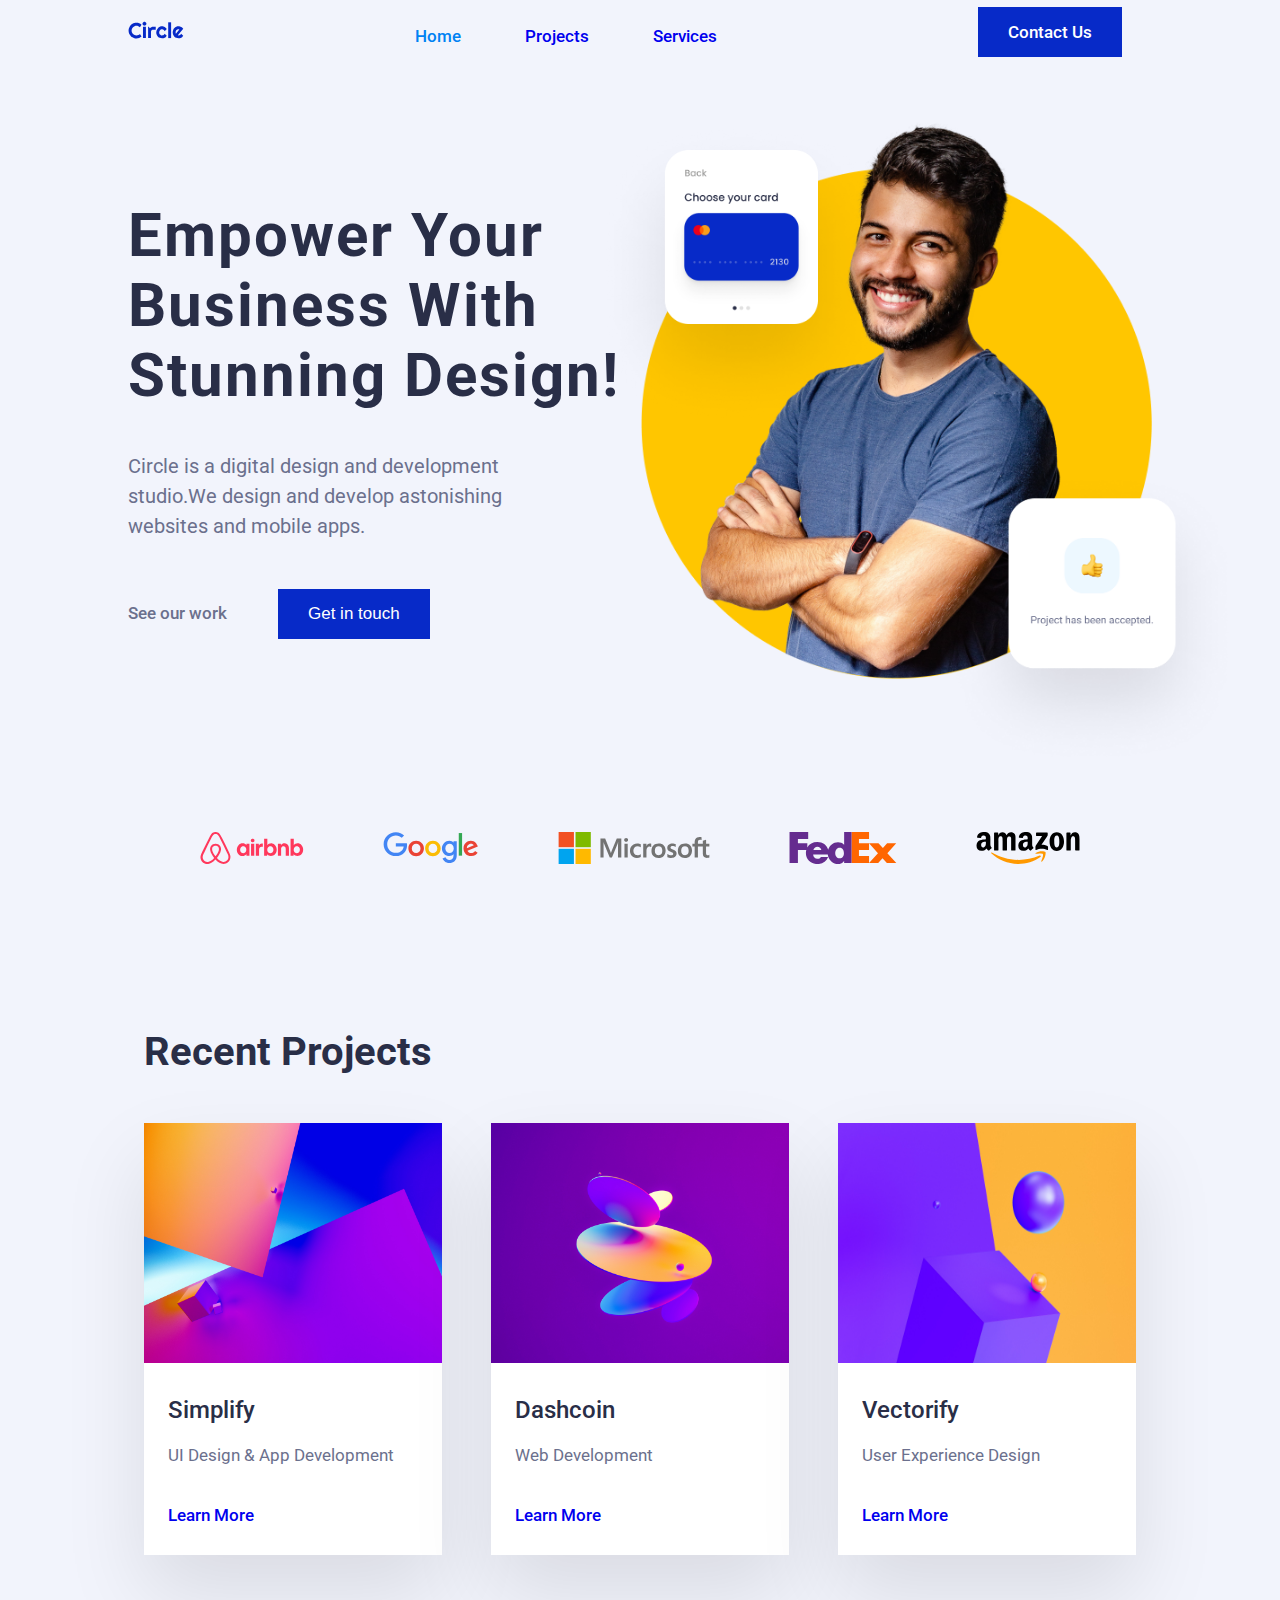
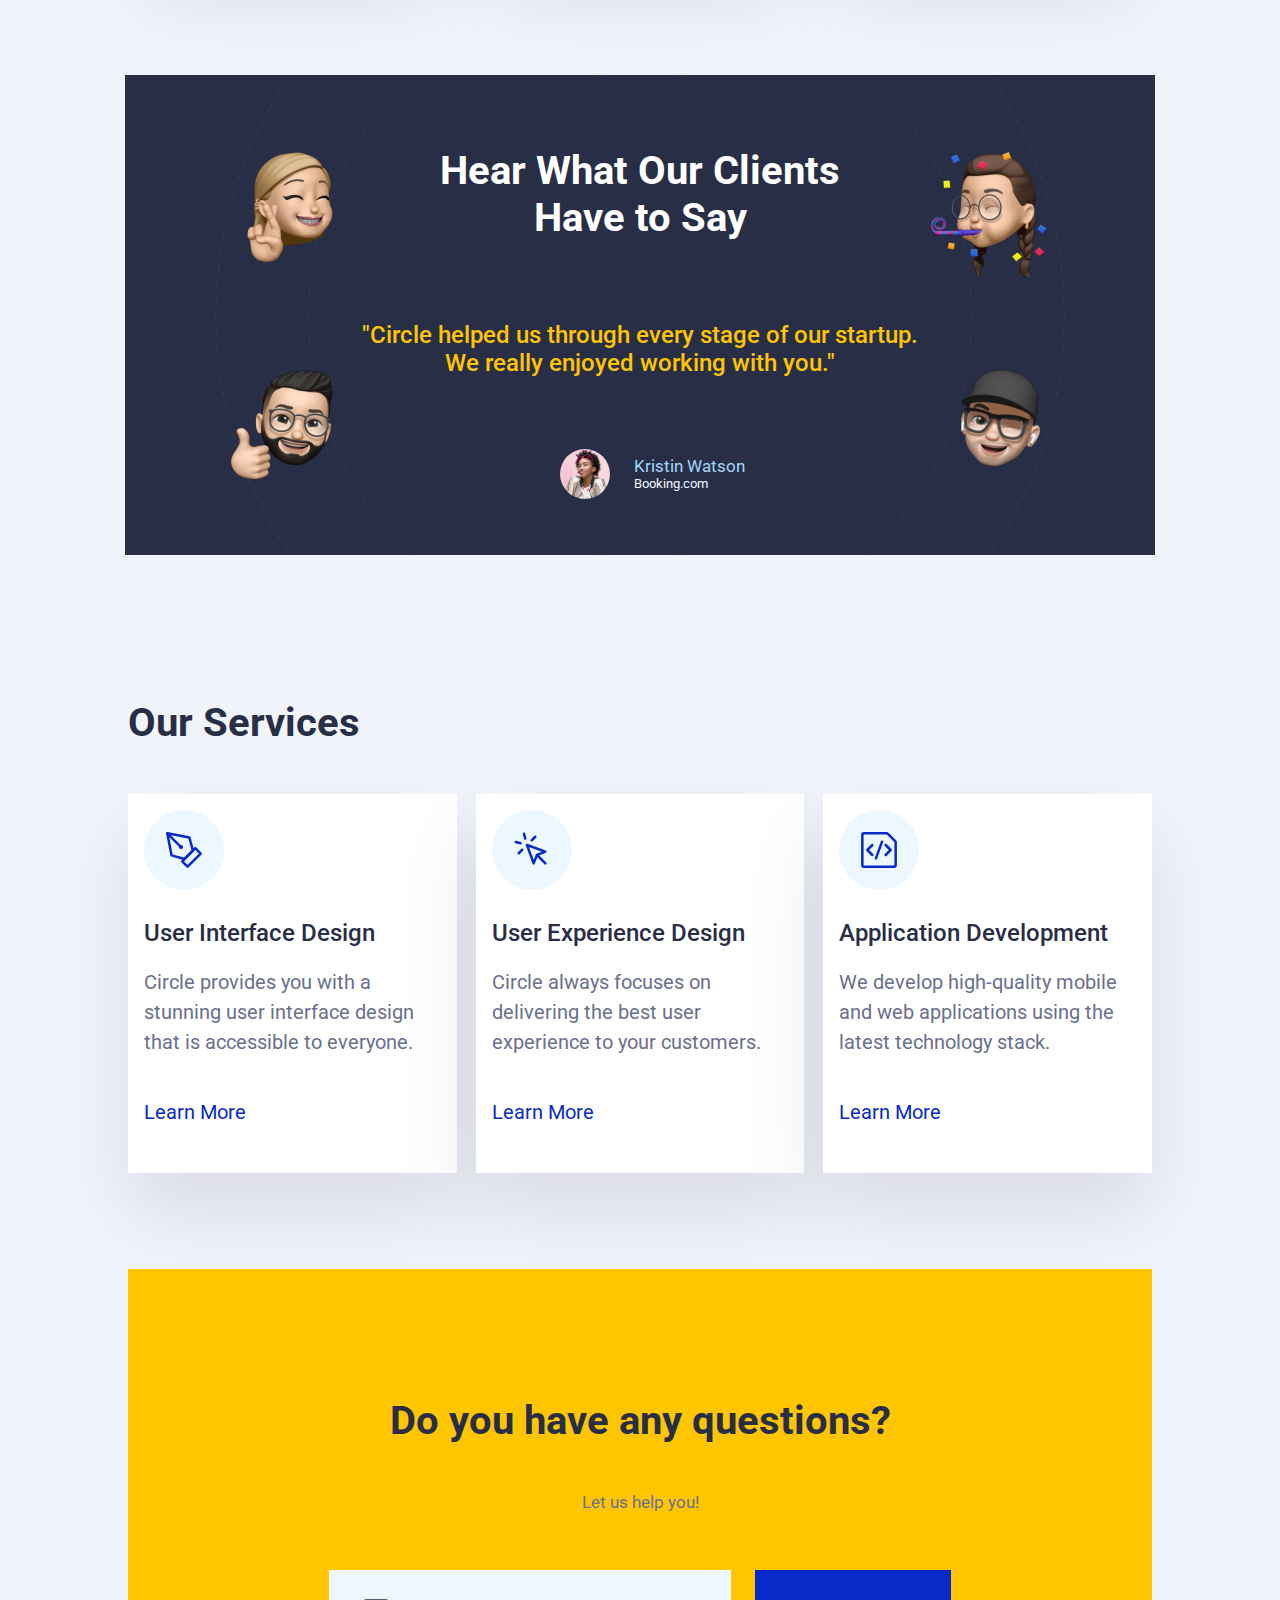
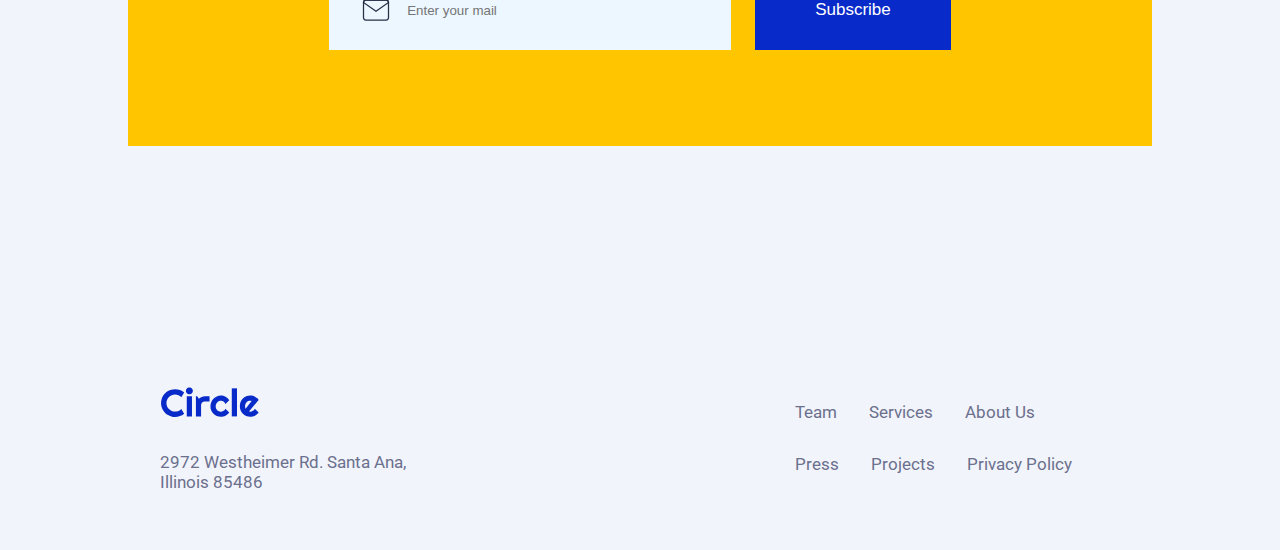
<file: index.html>
<!DOCTYPE html>
<html lang="en">
<head>
    <meta charset="UTF-8">
    <meta http-equiv="X-UA-Compatible" content="IE=edge">
    <meta name="viewport" content="width=device-width, initial-scale=1.0">
    <title>Circle</title>
    <link rel="stylesheet" href="style.css">

    <link rel="preconnect" href="https://fonts.googleapis.com">
    <link rel="preconnect" href="https://fonts.gstatic.com" crossorigin>
    <link href="https://fonts.googleapis.com/css2?family=Roboto:wght@100;300;400;500;700;900&display=swap" rel="stylesheet">
    <link href="https://fonts.googleapis.com/css2?family=Material+Symbols+Outlined:opsz,wght,FILL,GRAD@20..48,100..700,0..1,-50..200" rel="stylesheet"/>
    
</head>
<body>
    <div class="general">
        <nav>
            <div class="container-nav">
                <div>
                    <img class= "circle-logo" src="/images/circle.svg" alt="circle logo">
                </div>
                <div>
                    <ul class="nav-menu">
                        <li><a class="selected">Home</a></li>
                        <li><a href="#recent-projects">Projects</a></li>
                        <li><a href="#services">Services</a></li>
                    </ul>
                </div>
                <div>
                    <a href="contactUs.html" class="button1">Contact Us</a>
                    <button class="hamburger">
                        <i class="menuIcon material-symbols-outlined">menu</i>
                    </button>
                </div>
            </div>
            <div class="hamburger-menu">
                <ul class="menu">
                    <li><a class="menuItem selected" href="#">Home</a></li>
                    <li><a class="menuItem" href="#recent-projects">Projects</a></li>
                    <li><a class="menuItem" href="#services">Services</a></li>
                    <li><a class="menuItem" href="contactUs.html">Contact Us</a></li>
                </ul>
            </div>
        </nav>
        <section id="empower">
            <div class="empower-top">
                <div class="container-empower-text">
                    <div class="empower-texts">
                        <h1>Empower Your Business With Stunning Design!</h1>
                        <p>Circle is a digital design and development studio.We design and develop astonishing websites and mobile apps.</p>
                    </div>
                    <div>
                        <a href="#" class="seeOurWork">See our work</a>
                        <button class="button1">Get in touch</button>
                    </div>
                </div>
                <div class="container-empower-pictures">
                    <div class="container-card"><img src="/images/card-1.png" alt="credir-card" /></div>
                    <img src="/images/hero-image.png" alt="happy man">
                    <div class="container-okey"><img src="/images/card-2.png" alt="okey-emoji" /></div>
                </div>
            </div>
            <div class="empower-bottom">
                <div class="brand-logo">
                    <img src="/images/airbnb-logo.svg" alt="Airbnb">
                </div>
                <div class="brand-logo">
                    <img src="/images/google-logo.svg" alt="Google">
                </div>
                <div class="brand-logo">
                    <img src="/images/microsoft-logo.svg" alt="Microsoft">
                </div>
                <div class="brand-logo">
                    <img src="/images/fedex-logo.svg" alt="FedEx">
                </div>
                <div class="amazon">
                    <img src="/images/amazon-logo.svg" alt="Amazon">
                </div>
                
            </div>
        </section>
        <section id="recent-projects">
            <h3>Recent Projects</h3>
            <div id="projectsHome">
                <div class="container-project">
                    <img src="/images/1.jpg" alt="simplify" class="project-img">
                    <div>
                        <h4>Simplify</h4>
                        <p>UI Design & App Development</p>
                        <a href="#">Learn More</a>
                    </div>
                </div>
                <div class="container-project">
                    <img src="/images/2.jpg" alt="dashcoin" class="project-img">
                    <div>
                        <h4>Dashcoin</h4>
                        <p>Web Development</p>
                        <a href="#">Learn More</a>
                    </div>
                </div>
                <div class="container-project">
                    <img src="/images/3.jpg" alt="vectorify" class="project-img">
                    <div>
                        <h4>Vectorify</h4>
                        <p>User Experience Design</p>
                        <a href="#">Learn More</a>
                    </div>
                </div>
            </div>
        </section>
        <section id="hear">
            <div class="lateral">
                <img src="/images/memoji-1.png" alt="em-cross-fingers" class="emojis">
                <img src="/images/memoji-3.png" alt="em-okey" class="emojis">
            </div>
            <div class="central">
                <h3 class="h3-central">Hear What Our Clients Have to Say</h4>
                <h4 class="h4-central">"Circle helped us through every stage of our startup. We really enjoyed working with you."</p>
                <div class="perfil-central">
                    <div>
                        <picture class="profile"></picture> 
                    </div>
                    <div>
                        <p class="hear-name">Kristin Watson</p>
                        <p class="hear-web">Booking.com</p>
                    </div>
                </div>
            </div>
            <div class="lateral">
                <img src="/images/memoji-4.png" alt="em-party" class="emojis">
                <img src="/images/memoji-2.png" alt="em-wink" class="emojis">
            </div> 
        </section>
        <section id="services">
            <h3>Our Services</h3>
            <div>
                <div class="service-container">
                    <picture class="icon-1"></picture>
                    <h5>User Interface Design</h5>
                    <p>Circle provides you with a stunning user interface design that is accessible to everyone.</p>
                    <a href="#">Learn More</a>
                </div>
                <div class="service-container">
                    <picture class="icon-2"></picture>
                    <h5>User Experience Design</h5>
                    <p>Circle always focuses on delivering the best user experience to your customers.</p>
                    <a href="#">Learn More</a>
                </div>
                <div class="service-container">
                    <picture class="icon-3"></picture>
                    <h5>Application Development</h5>
                    <p>We develop high-quality mobile and web applications using the latest technology stack.</p>
                    <a href="#">Learn More</a>
                </div>     
            </div>       
        </section>
        <section id="questions">
            <h3>Do you have any questions?</h3>
            <p>Let us help you!</p>
            <div>
                <form action="">
                    <div class="formulario">
                        <img src="/images/mail.svg" alt="card">
                        <input type="email" placeholder="Enter your mail">
                    </div>
                    <button class="button1" type="submit">Subscribe</button>
                </form>
            </div>           
        </section>
        <footer>
            <div>
                <img src="/images/circle.svg" alt="circle">
                <p>2972 Westheimer Rd. Santa Ana,<br> Illinois 85486</p>
            </div>
            <div class="lista-footer">
                <div >
                    <ul>
                        <li>Team</li>
                        <li>Services</li>
                        <li>About Us</li>
                    </ul>
                </div>
                <div>
                    <ul>
                        <li>Press</li>
                        <li>Projects</li>
                        <li>Privacy Policy</li>
                    </ul>
                </div>       
            </div>
        </footer>
    </div>
    <script src="index.js"></script>
</body>
</html>
</file>
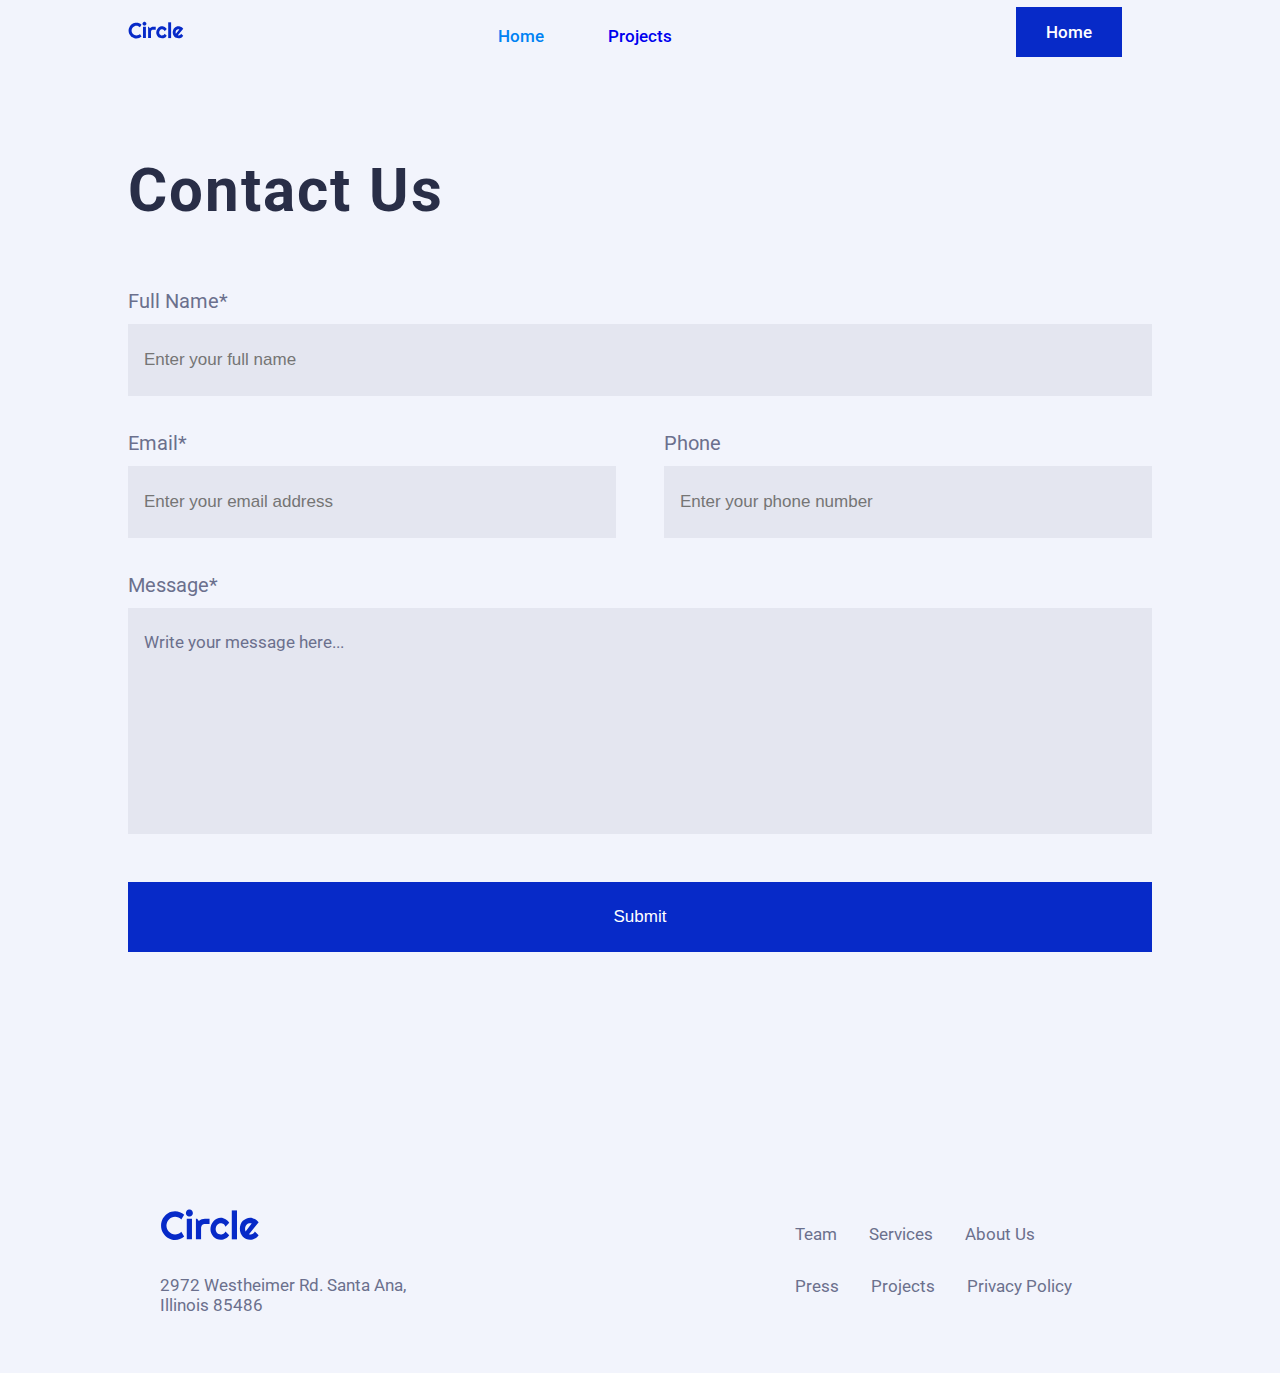
<file: contactUs.html>
<!DOCTYPE html>
<html lang="en">
    <head>
        <meta charset="UTF-8">
        <meta http-equiv="X-UA-Compatible" content="IE=edge">
        <meta name="viewport" content="width=device-width, initial-scale=1.0">
        <title>Contact Us | Circle</title>
        <link rel="stylesheet" href="style.css">

        <!--Google Fonts-->
        <link rel="preconnect" href="https://fonts.googleapis.com">
        <link rel="preconnect" href="https://fonts.gstatic.com" crossorigin>
        <link href="https://fonts.googleapis.com/css2?family=Roboto:wght@100;300;400;500;700;900&display=swap" rel="stylesheet">
        <link href="https://fonts.googleapis.com/css2?family=Material+Symbols+Outlined:opsz,wght,FILL,GRAD@20..48,100..700,0..1,-50..200" rel="stylesheet"/>

    </head>
    <body>
        <div class="general">
            <nav>
                <div class="container-nav">
                    <div>
                        <img class= "circle-logo" src="/images/circle.svg" alt="circle logo">
                    </div>
                    <div>
                        <ul class="nav-menu">
                            <li><a href="index.html" class="selected">Home</a></li>
                            <li><a href="singleProject.html">Projects</a></li>
                        </ul>
                    </div>
                    <div>
                        <a href="index.html" class="button1">Home</a>
                        <button class="hamburger">
                            <i class="menuIcon material-symbols-outlined">menu</i>
                        </button>
                    </div>
                </div>
                <div class="hamburger-menu">
                    <ul class="menu">
                        <li><a class="menuItem selected" href="index.html">Home</a></li>
                        <li><a class="menuItem" href="singleProject.html">Projects</a></li>
                    </ul>
                </div>
            </nav>
            <section id="formulario-contacto">
                <h1>Contact Us</h1>
                <form action="">
                    <div class="label-input">
                        <label class="label" for="name">Full Name*</label>
                        <input class="input" name="name" type="text" placeholder="Enter your full name">
                    </div>
                    <div class="mail-phone">
                        <div class="label-input mail">
                            <label class="label" for="email">Email*</label>
                            <input class="input" name="email" type="email" placeholder="Enter your email address">
                        </div>
                        <div class="label-input phone">
                            <label class="label" for="phone">Phone</label>
                            <input class="input" name="phone" type="tel" placeholder="Enter your phone number">
                        </div>
                    </div>
                    <div class="label-input">
                        <label class="label" for="message">Message*</label>
                        <textarea class="input-text" name="message" id="message" cols="1" rows="10">Write your message here...</textarea>
                    </div>
                    <button class="button-contact" type="submit">Submit</button>
                </form>
                <div class="error-message">
                </div>          
            </section>
            <footer>
                <div>
                    <img src="/images/circle.svg" alt="circle">
                    <p>2972 Westheimer Rd. Santa Ana,<br> Illinois 85486</p>
                </div>
                <div class="lista-footer">
                    <div >
                        <ul>
                            <li>Team</li>
                            <li>Services</li>
                            <li>About Us</li>
                        </ul>
                    </div>
                    <div>
                        <ul>
                            <li>Press</li>
                            <li>Projects</li>
                            <li>Privacy Policy</li>
                        </ul>
                    </div>       
                </div>
            </footer>
        </div>
        <script src="contactUs.js"></script>
    </body>
</html>
</file>
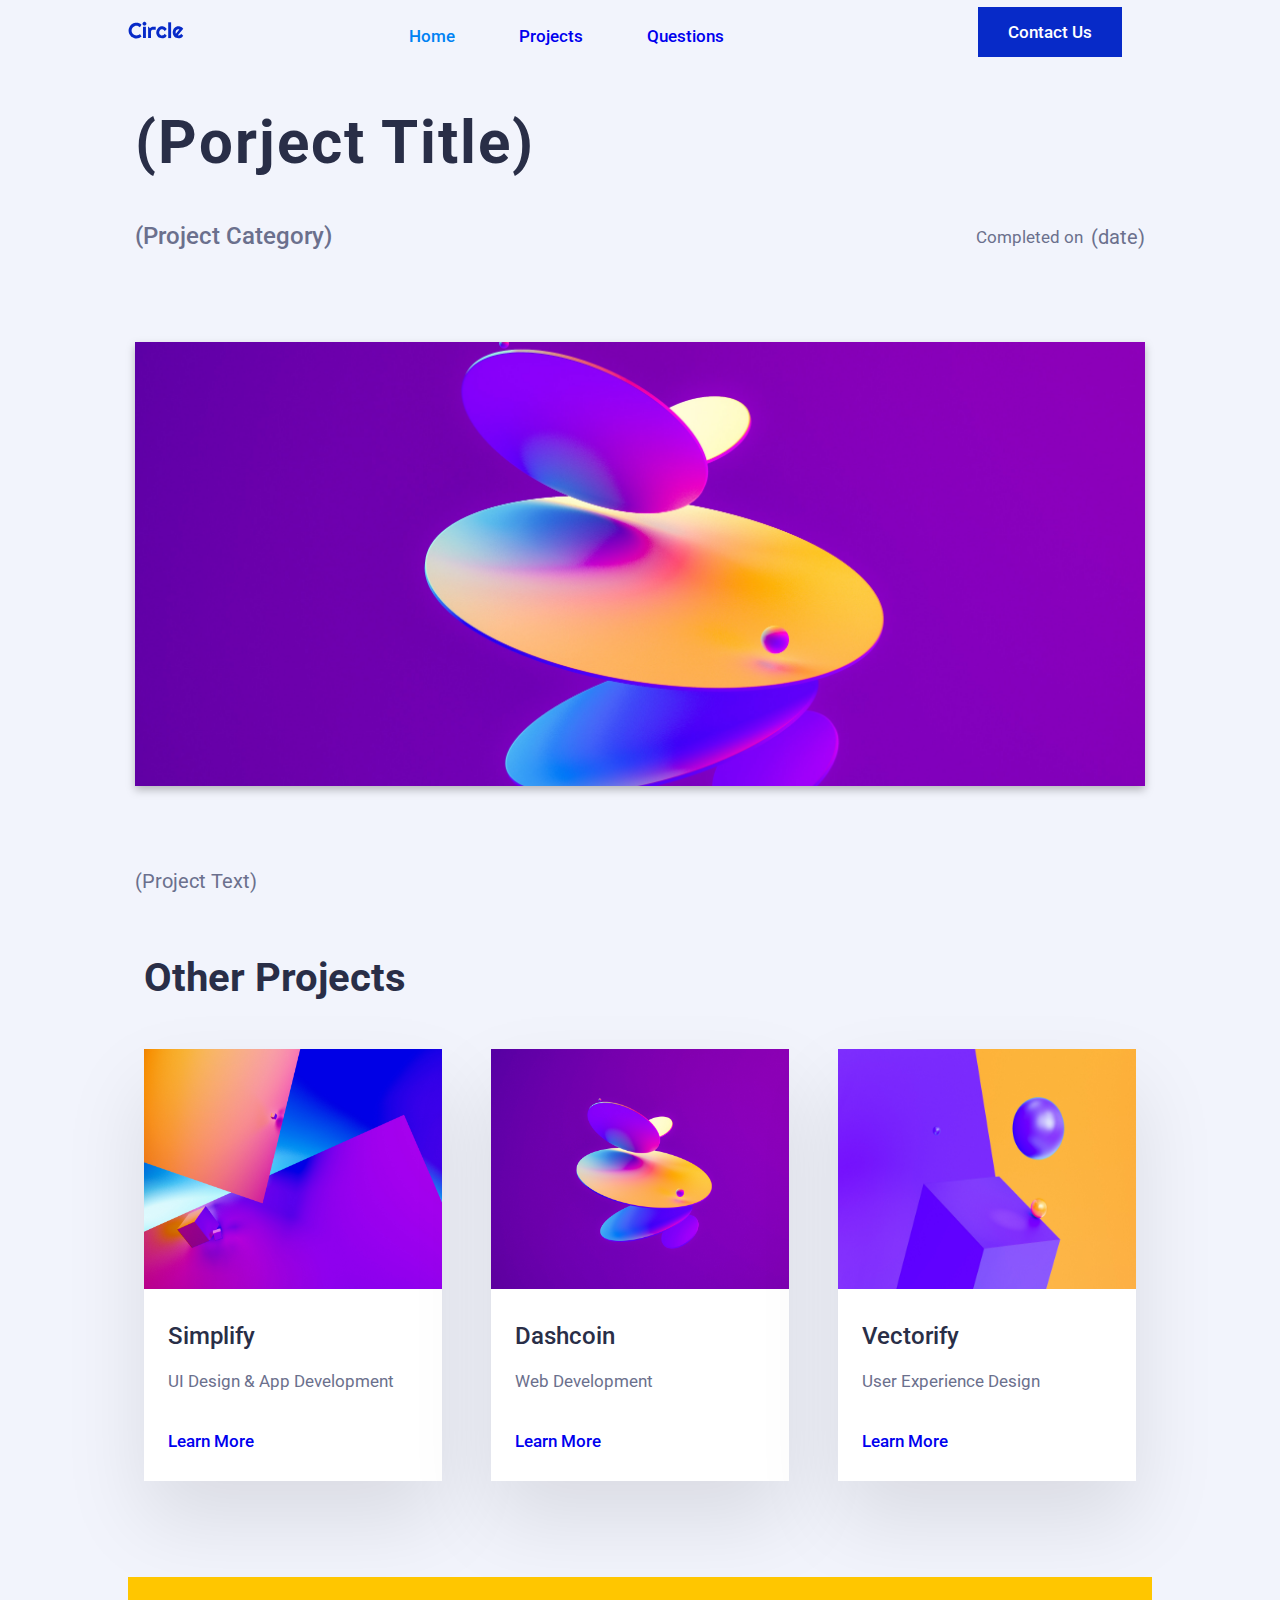
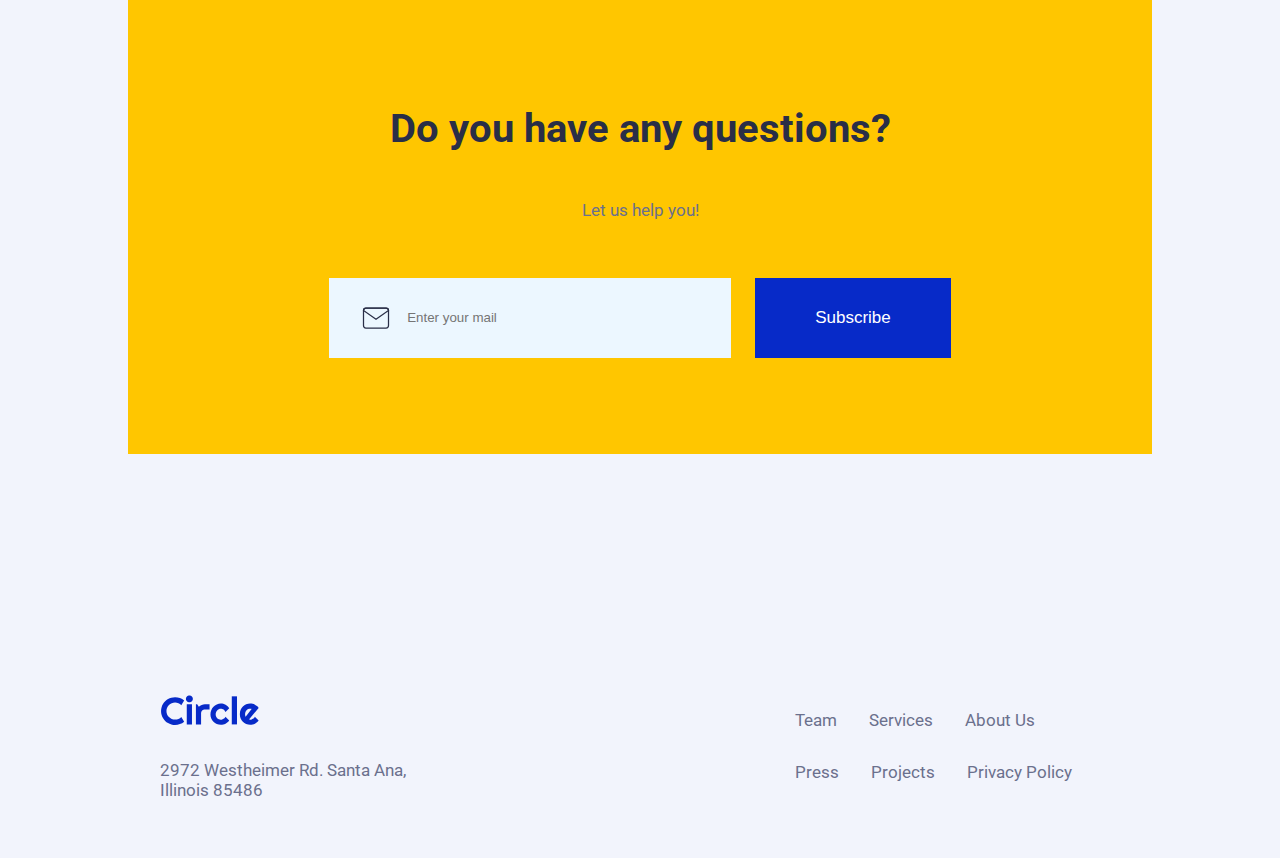
<file: singleProject.html>
<!DOCTYPE html>
<html lang="en">
    <head>
        <meta charset="UTF-8">
        <meta http-equiv="X-UA-Compatible" content="IE=edge">
        <meta name="viewport" content="width=device-width, initial-scale=1.0">
        <title>Single Project | Circle</title>
        <link rel="stylesheet" href="style.css">

        <!--Google Fonts-->
        <link rel="preconnect" href="https://fonts.googleapis.com">
        <link rel="preconnect" href="https://fonts.gstatic.com" crossorigin>
        <link href="https://fonts.googleapis.com/css2?family=Roboto:wght@100;300;400;500;700;900&display=swap" rel="stylesheet">
        <link href="https://fonts.googleapis.com/css2?family=Material+Symbols+Outlined:opsz,wght,FILL,GRAD@20..48,100..700,0..1,-50..200" rel="stylesheet"/>

    </head>
    <body>
        <div class="general">
            <nav>
                <div class="container-nav">
                    <div>
                        <img class= "circle-logo" src="/images/circle.svg" alt="circle logo">
                    </div>
                    <div>
                        <ul class="nav-menu">
                            <li><a href="index.html" class="selected">Home</a></li>
                            <li><a href="#recent-projects">Projects</a></li>
                            <li><a href="#questions">Questions</a></li>
                        </ul>
                    </div>
                    <div>
                        <a href="contactUs.html" class="button1">Contact Us</a>
                        <button class="hamburger">
                            <i class="menuIcon material-symbols-outlined">menu</i>
                        </button>
                    </div>
                </div>
                <div class="hamburger-menu">
                    <ul class="menu">
                        <li><a class="menuItem selected" href="index.html">Home</a></li>
                        <li><a class="menuItem" href="#recent-projects">Projects</a></li>
                        <li><a class="menuItem" href="#questions">Questions</a></li>
                        <li><a class="menuItem" href="contactUs.html">Contact Us</a></li>
                    </ul>
                </div>
            </nav>
            <section id="project">
                <div>
                    <h1 class="project-title">(Porject Title)</h1>
                    <div>
                        <p class="project-category">(Project Category)</p>
                        <div>
                            <p>Completed on</p>
                            <p class="project-date">(date)</p>
                        </div>
                    </div>
                    <picture alt="project picture"></picture>
                    <p class="project-text">(Project Text)</p>
                </div>
            </section>
            <section id="recent-projects">
                <h3>Other Projects</h3>
                <div id="projectsHome">
                    <div class="container-project">
                        <img src="/images/1.jpg" alt="simplify" class="project-img">
                        <div>
                            <h4>Simplify</h4>
                            <p>UI Design & App Development</p>
                            <a href="#">Learn More</a>
                        </div>
                    </div>
                    <div class="container-project">
                        <img src="/images/2.jpg" alt="dashcoin" class="project-img">
                        <div>
                            <h4>Dashcoin</h4>
                            <p>Web Development</p>
                            <a href="#">Learn More</a>
                        </div>
                    </div>
                    <div class="container-project">
                        <img src="/images/3.jpg" alt="vectorify" class="project-img">
                        <div>
                            <h4>Vectorify</h4>
                            <p>User Experience Design</p>
                            <a href="#">Learn More</a>
                        </div>
                    </div>
                </div>
            </section>
            <section id="questions">
                <h3>Do you have any questions?</h3>
                <p>Let us help you!</p>
                <div>
                    <form action="">
                        <div class="formulario">
                            <img src="/images/mail.svg" alt="card">
                            <input type="email" placeholder="Enter your mail">
                        </div>
                        <button class="button1" type="submit">Subscribe</button>
                    </form>
                </div>           
            </section>
            <footer>
                <div>
                    <img src="/images/circle.svg" alt="circle">
                    <p>2972 Westheimer Rd. Santa Ana,<br> Illinois 85486</p>
                </div>
                <div class="lista-footer">
                    <div >
                        <ul>
                            <li>Team</li>
                            <li>Services</li>
                            <li>About Us</li>
                        </ul>
                    </div>
                    <div>
                        <ul>
                            <li>Press</li>
                            <li>Projects</li>
                            <li>Privacy Policy</li>
                        </ul>
                    </div>       
                </div>
            </footer>
        </div>
        <script src="singleProject.js"></script>
    </body>
</html>
</file>
<file: style.css>
html,
body {
    padding: 0;
    margin: 0;
    background-color: #f2f4fc;
    font-family: 'Roboto';
    font-style: normal;
    color: #292e47;
}

h1{
    font-size: 60px;
    font-weight: 700;
    letter-spacing: 2px;
    line-height: 130%;
}

h3 {
    color: #292e47;
    font-size: 40px;
    margin: 3rem 0;
}

h5 {
    margin: 30px 0 20px 0;
    font-size: 24px;
    line-height: 115%;
    font-weight: 500;
}

p {
    margin-top: 0px;
    margin-bottom: 10px;
    font-size: 17px;
    font-weight: 400;
    color: #6B708D;
}

a {
    margin: 30px 30px 30px 0;
    font-size: 17px;
    font-weight: 500;
    text-decoration: none;
}

a:hover {
    color: #072ac8;
}

.general {
    display: flex;
    flex-direction: column;
    align-items: center;
    width: 80%;
    margin: 0 10%;
}

nav {
    display: flex;
    flex-direction: column;
    width: 100%;
}

.container-nav {
    width: 100%;
    display: flex;
    flex-direction: row;
    align-items: center;
    justify-content: space-between;
    background-color: #f2f4fc;
    height: 4rem;
    z-index: 99;
}

.circle-logo {
    width: 3.5em;
}

.nav-menu {
    margin-top: 1.5em;
    padding: 0;
    display: flex;
    flex-direction: row;
    justify-content: space-between;
    text-decoration: none;
    list-style: none;
}

.nav-menu li {
    margin: 1em;
    color: #6b708d;
    font-size: 17px;
    font-weight: 500;
}

.nav-menu li:hover {
    margin: 1em;
    color: #072ac8;
    font-size: 17px;
    font-weight: 500;
}

.nav-menu li > a:visited {
    color: #6b708d;
}

.nav-menu li > a:visited:hover {
    color: #072ac8;
}

.selected {
    color: #0082f3;
}

.selected:hover {
    color: #072ac8;
}

.button1 {
    padding: 15px 30px;
    background-color: #072ac8;
    font-size: 17px;
    color: white;
    border: 0;
}

.button1:hover {
    padding: 15px 30px;
    background-color: #292e47;
    font-size: 17px;
    color: white;
    border: 0;
}

.hamburger {
    display: none;
}

.hamburger-menu{
    display: none;
}

.seeOurWork {
    color: #6B708D;
}

#empower {
    max-width: 1200px;
    margin: 3rem auto 6rem auto;
}

#empower h1{
    line-height: 70px;
    color: #292e47;
}

#empower p {
    max-width: 450px;
    min-width: 420px;
    font-weight: 400;
    font-size: 20px;
    line-height: 150%;
    color: #6B708D;
    margin-bottom: 3rem;
}

.container-empower-pictures {
    position:relative;
    width: 50%;
}

.container-empower-text {
    width: 50%;
}

.container-card {
    position: absolute;
    top: 0%;
    left: -10%;
}

.container-card img {
    width: 19em;
}

.container-okey {
    position: absolute;
    bottom: -15%;
    right: -18%;
}

.container-okey img {
    width: 19em;
}

.container-empower-pictures > img {
    width: 100%;
}

.container-empower-text a {
    rgb(107, 112, 141);
    text-decoration: none;
    padding-right: 1em;
    font-size: 17px;
    font-weight: 500;
}

.empower-top {
    display: flex;
    flex-direction: row;
    align-items: center;
    justify-content: space-evenly;
    width-max: 1200px;
}

.empower-bottom {
    display: flex;
    flex-direction: row;
    align-items: center;
    justify-content: space-around;
    padding: 9em 2em 1rem 2em;
}

.empower-bottom img {
    height: 32px;
}

#recent-projects {
    margin-bottom: 6rem;
    max-width: 1200px;
}

#recent-projects > div {
    display: flex;
    flex-direction: row;
    justify-content: space-between;
}

.container-project {
    background-color: white;
    width: 30%;
    box-shadow: 0px 39px 78px rgba(0, 0, 0, 0.1);
}

.container-project > div {
    display: flex;
    flex-direction: column;
    justify-content: space-between;
    align-items: flex-start;
    margin-left: 1.5em;
    
}

.container-project > div > h4 {
    margin: 30px 30px 20px 0;
    font-size: 24px;
    line-height: 115%;
    font-weight: 500;
}

.project-img {
    width: 100%;
    height: 240px;
}

#hear {
    width: 85%;
    display: flex;
    flex-direction: row;
    justify-content: center;
    background-color: #292e47;
    background-image: url("/images/orbit.png");
    background-position: center;
    background-repeat: no-repeat;
    background-size: cover;
    margin: 1.5rem 0 6rem 0;
    padding: 1.5rem 5em;
}

.central  {
    display: flex;
    flex-direction: column;
    justify-content: space-around;
    align-items: center;
}

.lateral {
    display: flex;
    flex-direction: column;
    justify-content: space-around;
    align-items: center;
}

.emojis {
    height: 150px;
    width: 150px;
}

.profile {
    height: 50px;
    width:50px;
    border-radius: 50px;
    background-image: url("/images/profile.png");
    background-position: center;
    background-repeat: no-repeat;
    background-size: cover;
    alt: "Kristin Watson";
}

.hear-name {
    color: #a2d6f9;
    font-size: 17px;
    margin:0;
    padding:0;
}

.hear-web {
    color: #ecf7ff;
    font-size: 13px;
    margin:0;
    padding:0;
}

.h3-central { 
    max-width: 400px;
    color: white; 
    font-size: 40px; 
    text-align: center;
}

.h4-central { 
    max-width: 560px;
    color: #ffc600;
    font-size: 24px; 
    font-weight: 500;
    text-align: center;
}

.perfil-central {
    display: flex;
    flex-direction: row;
    justify-content: center;
    align-items: center;
    margin-top: 3em;
}

.perfil-central div {
    display: flex;
    flex-direction:column;
    align-items: flex-start;
    justify-content: center;
    padding-left: 1em;
}

#services {
    max-width: 1100px;
    margin-bottom: 6rem;
}

#services > div {
    display: flex;
    flex-direction: row;
    justify-content: space-between;
}

.service-container {
    display: flex;
    flex-direction: column;
    justify-content: space-between;
    align-items: flex-start;
    background-color: white;
    box-shadow: 0px 39px 78px rgba(0, 0, 0, 0.1);
    width: 29%;
    padding: 1rem;
}

.service-container p {
    color: #6B708D;
    font-weight: 400;
    font-size: 20px;
    line-height: 150%;
}

.service-container a {
    font-weight: 400;
    font-size: 20px;
    line-height: 150%;
    color: #072AC8;
}

.icon-1{
    width: 80px;
    height: 80px;
    background-image: url("/images/1.svg");
    background-color: rgb(236, 247, 255);
    background-position: 50% 50%;
    background-size: auto;
    background-repeat: no-repeat;
    border-radius: 50%;
}

.icon-2{
    width: 80px;
    height: 80px;
    background-image: url("/images/2.svg");
    background-color: rgb(236, 247, 255);
    background-position: 50% 50%;
    background-size: auto;
    background-repeat: no-repeat;
    border-radius: 50%;
}

.icon-3{
    width: 80px;
    height: 80px;
    background-image: url("/images/3.svg");
    background-color: rgb(236, 247, 255);
    background-position: 50% 50%;
    background-size: auto;
    background-repeat: no-repeat;
    border-radius: 50%;
}

#questions {
    display: flex;
    flex-direction: column;
    justify-content: center;
    align-items: center;
    background-color: #ffc600;
    width: 100%;
    padding: 5rem 0;
    margin-bottom: 8rem;
}

#questions > div {
    width: 100%; 
}

#questions > div > form {
    display: flex;
    flex-direction: row;
    justify-content: center;
    align-items: center;
    margin-top: 2rem;
    margin-bottom: 1rem;
    width: 100%;
}

#questions > div > form > button {
    height: 80px;
    margin-top: 1rem;
    padding: 0 60px;
}

.formulario {
    width: 370px;
    height: 80px;
    margin-top: 1rem;
    margin-right: 1.5rem;
    padding-left: 2rem;
    display: flex;
    align-items:center;
    background-color: #ecf7ff;
}

.formulario input {
    background-color: rgba(0, 0,0,0);
    border: none;
    padding-left: 1rem;
    width: 100%;
    height: 100%;
}

footer {
    width: 100%;
    display: flex;
    flex-direction: row;
    justify-content: space-between;
    padding: 3rem 0;
    margin-top: 4rem;
}

footer img {
    width: 100px;
    margin-bottom: 30px;
}

footer div {
    padding: 0 2rem;
}

footer p {
    color: #6b708d;
}

footer li {
    font-size: 17px;
    list-style: none;
    padding: 0 1rem;
    color: #6B708D;
} 

.lista-footer {
    display: flex;
    flex-direction: column;
}

.lista-footer ul {
    display: flex;
    flex-direction: row;
}

#formulario-contacto {
    max-width: 2000px;
    width: 100%;
    display: flex;
    flex-direction: column;
    align-items: flex-start;
    margin: 3rem;
}

#formulario-contacto form {
    width: 100%;
    display: flex;
    flex-direction: column;
}

.label-input {
    width: 100%;
    display: flex;
    flex-direction: column;
    align-items: left;
    justify-content: flex-start;
    margin: 1rem 0;
}

.mail-phone {
    display: flex;
    flex-direction: row;
    justify-content: space-between;
    align-items: center;
}

.mail{
    width:50%;
    margin-right: 1.5rem;
}

.phone {
    width:50%;
    margin-left: 1.5rem;
}

.label {
    font-weight: 400;
    font-size: 20px;
    line-height: 150%;
    color: #6B708D;
    margin-bottom: 0.5rem;
}

.input {
    border: none;
    height: 70px;
    top: 40px;
    background: rgba(107, 112, 141, 0.1);
    font-size: 17px;
    color: #6B708D;
    padding-left: 1rem;
}

.input-text {
    border: none;
    top: 40px;
    background: rgba(107, 112, 141, 0.1);
    font-size: 17px;
    color: #6B708D;
    padding-left: 1rem;
    padding-top: 1.5rem;
    font-family: Roboto;
    font-weight: 400;
    resize: none;
}

.button-contact {
    width: 100%;
    height: 70px;
    background-color: #072ac8;
    font-size: 17px;
    color: white;
    margin-top: 2rem;
    border: 0;
}

.button-contact:hover {
    width: 100%;;
    height: 70px;
    background-color: #292e47;
    font-size: 17px;
    color: white;
    margin-top: 2rem;
    border: 0;
}

.error-message {
    margin: 2rem;
    color: red;
    padding: 1rem;
}

#project {
    width: 100%;
    display: flex;
    flex-direction: column;
    align-items: center;
}

#project > div {
    max-width: 1010px;
    width: 100%;
    display: flex;
    flex-direction: column;
    align-items: left;
}

#project > div > div {
    display: flex;
    flex-direction: row;
    justify-content: space-between;
}

#project > div > div > div{
    display: flex;
    flex-direction: row;
    align-items: center;
}

#project picture {
    height: 444px;
    background-color: #292e47;
    background-image: url("/images/2.jpg");
    background-position: center;
    background-repeat: no-repeat;
    background-size: cover;
    filter: drop-shadow(0px 4px 4px rgba(0, 0, 0, 0.25));
    margin: 5rem 0;
}

.project-category {
    font-weight: 500;
    font-size: 24px;
    line-height: 28px;

/* Neutral/Medium */

color: #6B708D;
}

.project-date {
    color: #6B708D;
    font-size: 20px;
    font-style: normal;
    line-height: 150%;
    font-weight: 400;
    padding-left: 0.5rem;
}

.project-text {
    color: #6B708D;
    font-size: 20px;
    font-style: normal;
    line-height: 150%;
    font-weight: 400;
}

@media only screen and (max-width: 1250px) {

    #empower {
        max-width: 1100px;
        margin: 0 auto 3rem auto;
    }

    #empower h1{
        text-align: center;
    }

    #empower p {
        max-width: 600px;
        font-weight: 400;
        font-size: 17px;
        line-height: 150%;
        color: #6B708D;
        margin-bottom: 3rem;
        text-align: center;
    }

    .empower-top {
        display: flex;
        flex-direction: column;
        align-items: center;
        justify-content: space-evenly;
        width-max: 1100px;
    }

    .container-empower-pictures {
        position:relative;
        width: 80%;
    }

    .container-card img {
        width: 22em;
    }

    .container-okey img {
        width: 22em;
    }
    
    .container-empower-text {
        display: flex;
        flex-direction: column;
        align-items: center;
        width: 85%;
        margin-bottom: 4rem;
    }

    .empower-texts {
        display: flex;
        flex-direction: column;
        align-items: center;
    }

    .empower-bottom {
        
        padding: 5em 2em 1rem 2em;
    }

    .service-container {
        display: flex;
        flex-direction: column;
        justify-content: space-between;
        align-items: flex-start;
        background-color: white;
        box-shadow: 0px 39px 78px rgba(0, 0, 0, 0.1);
        width: 28%;
        padding: 1rem;
    }
    
    .service-container p {
        color: #6B708D;
        font-weight: 400;
        font-size: 16px;
        line-height: 150%;
    }
    
    .service-container a {
        font-weight: 400;
        font-size: 18px;
        line-height: 150%;
        color: #072AC8;
    }

    h5 {
        margin: 30px 0 20px 0;
        font-size: 18px;
        line-height: 115%;
        font-weight: 500;
    }

    .h3-central { 
        max-width: 450px;
        color: white; 
        font-size: 34px; 
        text-align: center;
    }
    
    .h4-central { 
        max-width: 560px;
        color: #ffc600;
        font-size: 20px; 
        font-weight: 500;
        text-align: center;
    }

    .emojis {
        height: 150px;
        width: 150px;
    }
}

@media only screen and (max-width: 950px) {

    nav {
        position: fixed;
    }

    .nav-menu {
        display: none;
    }

    .container-nav {
        justify-content: space-evenly;
    }

    .container-nav .button1 {
        display: none;
    }

    .hamburger {
        display: flex;
        border: none;
        cursor: pointer;
        background-color: #f2f4fc;
    }

    .menuIcon{
        background-color: #f2f4fc;
    }

    .hamburger-menu {
        position:fixed;
        width: 100%;
        transform: translateY(-150%);
        transition: transform 0.2s;
        display: flex;
        align-items: flex-end;
        justify-content: flex-end;
        border: none;
        background-color: #C8C8C8;
    }

    .menu {
        margin-top: 5rem;
        width: 98%;
        z-index: 98;
        background: #C8C8C8;
        color: white;
        list-style: none;
        padding-left: 1rem;
      }
    
    .menu li {
        padding: 0.3rem;
    }

    .showMenu {
        transform: translateY(0);
      }
    
    .openedMenu {
        color: white;
        background-color: #C8C8C8;
    }

    h1{
        font-size: 40px;
        font-weight: 700;
        letter-spacing: 1.3px;
        line-height: 110%;
    }

    #empower {
        display: flex;
        flex-direction: column;
        align-items: center;
        margin-top: 3rem;
    }

    .empower-top {
        display: flex;
        flex-direction: column;
        align-items: center;
    }

    #empower h1{
        letter-spacing: 1.3px;
        line-height: 100%;
        text-align: center;
        color: #292e47;
    }

    .container-card {
        display: none;
    }

    .container-okey {
       display: none;
    }

    .amazon {
        display: none;
    }

    .brand-logo {
        display: flex;
        width: 30%;
        margin: 10%;
    }

    .empower-bottom {
        display: flex;
        flex-wrap: wrap;
        align-items: center;
        padding: 5em 2em 1rem 2em;
    }

    .service-container {
        display: flex;
        flex-direction: column;
        justify-content: space-between;
        align-items: flex-start;
        background-color: white;
        box-shadow: 0px 39px 78px rgba(0, 0, 0, 0.1);
        width: 28%;
        padding: 1rem;
    }
    
    .service-container p {
        color: #6B708D;
        font-weight: 400;
        font-size: 16px;
        line-height: 150%;
    }
    
    .service-container a {
        font-weight: 400;
        font-size: 18px;
        line-height: 150%;
        color: #072AC8;
    }

    h5 {
        margin: 30px 0 20px 0;
        font-size: 18px;
        line-height: 115%;
        font-weight: 500;
    }
    
    .emojis {
        display: none;
    }

    .h3-central { 
        max-width: 85%;
        font-size: 40px; 
    }
    
    .h4-central { 
        max-width: 90%;
        font-weight: 500;
    }

    #recent-projects {
        display: flex;
        flex-direction: column;
        align-items: center;
    }

    h3 {
        color: #292e47;
        font-size: 40px;
        margin: 3rem 0 3rem 0
    }

    #recent-projects > div {
        display: flex;
        flex-direction: column;
        width: 100%;
    }

    .container-project {
        max-width: 25rem;
        margin: 1rem 0;
        width: 100%;
        box-shadow: 0px 39px 78px rgba(0, 0, 0, 0.1);
    }

    #services {
        display: flex;
        flex-direction: column;
        align-items: center;
    }

    #services > div {
        display: flex;
        flex-direction: column;
        align-items: center;
    }

    .service-container {
        max-width: 25rem;
        width: 65%;
        padding: 3rem;
        margin: 1rem;
    }

    #questions h3 {
        text-align: center;
    }

    #questions > div > form {
        display: flex;
        flex-direction: column;
        align-items: center;
    }

    .formulario {
        margin-right: 0;
        width: 75%;
    }

    #questions > div > form > button {
        height: 80px;
        margin-top: 1rem;
        width: 80%;
    }
}

@media only screen and (max-width: 650px) {

    #project picture {
        margin: 2rem 0;
    }

    #project > div > div {
        display: flex;
        flex-direction: column;
    }

    .container-empower-text > div {
        display: flex;
        flex-direction: column;
        align-items: center;
    }

    .seeOurWork {
        margin: 0;
        padding: 1rem;
        text-align: center;
    }

    #empower p {
        min-width: 0;
    }

    .empower-bottom img {
        height: 20px;
    }

    #hear {
        padding: 1.5rem 2em;
    }

    .h3-central { 
        max-width: 80%;
        font-size: 25px;
        margin: 1rem 0;
    }
    
    .h4-central { 
        max-width: 85%;
        font-weight: 400;
        font-size: 20px;
        margin: 1rem 0;  
    }

    footer {
        display: flex;
        flex-direction: column;
        align-items: center;
        padding: 0rem 0;
        margin-top: 0;
    }
    
    footer img {
        width: 100px;
        margin-bottom: 30px;
    }
    
    footer div {
        display: flex;
        flex-direction: column;
        align-items: center;
        padding: 2rem 0;
    }
    
    footer p {
        text-align: center;
    }
    
    footer li {
        font-size: 17px;
        list-style: none;
        padding: 0 0.8rem;
        color: #6B708D;
    } 

    .input {
        font-size: 12px;
        padding: 0 0.5rem;
    }

    .input-text {
        font-size: 12px;
        padding: 1.5rem 0.5rem; 
    }

    .mail {
        margin-right: 0.5rem;
    }

    .phone {
        margin-left: 0.5rem;
    }
    
}
</file>
